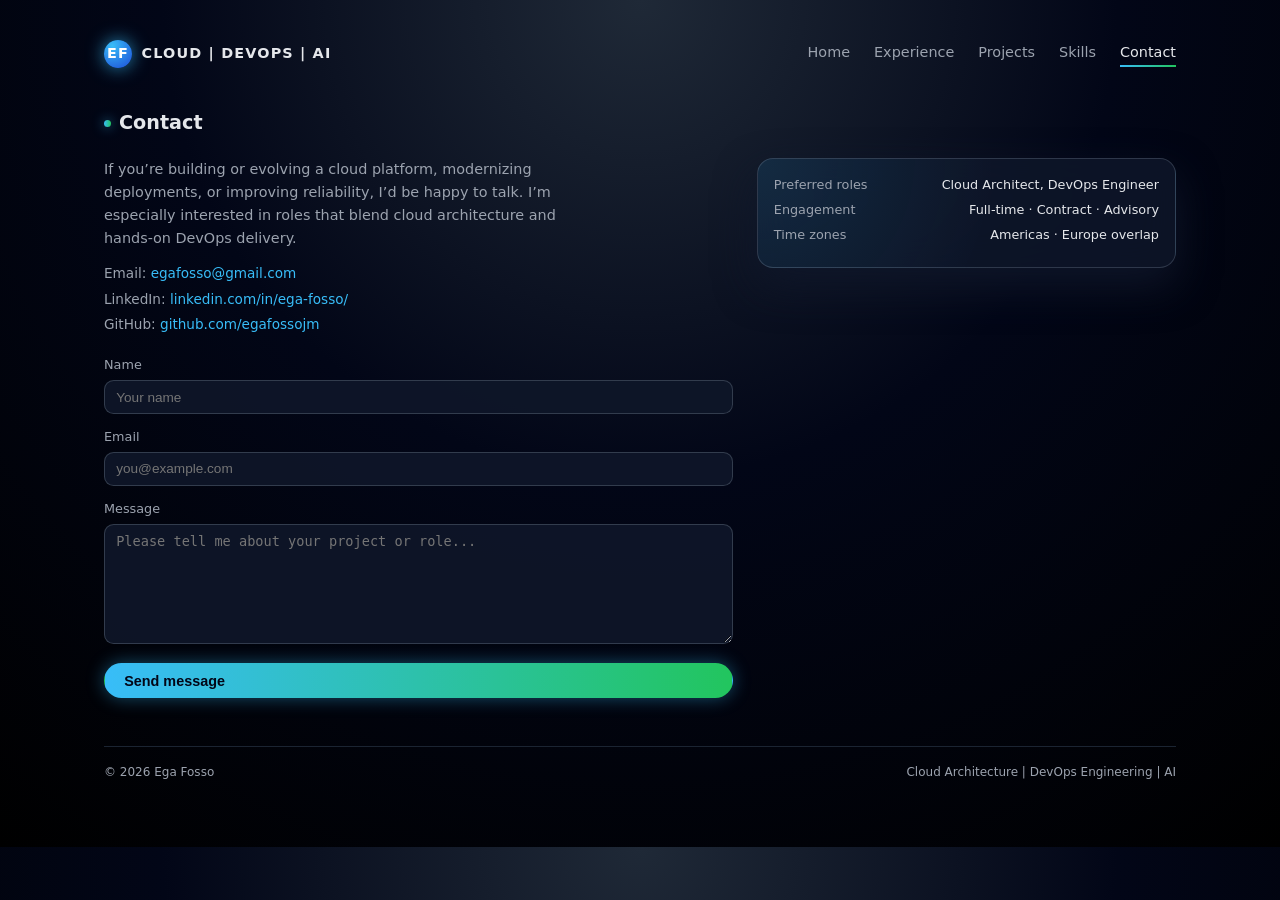
<file: contact.html>
<!DOCTYPE html>
<html lang="en">
<head>
  <meta charset="UTF-8" />
  <title>Contact — Ega Fosso | Cloud Architect & DevOps Engineer</title>
  <meta name="viewport" content="width=device-width, initial-scale=1" />
  <link rel="stylesheet" href="styles.css" />
</head>
<body>
  <main>
    <div id="header"></div>

    <section class="reveal">
      <h2 class="section-title"><span></span>Contact</h2>
      <div class="contact">
        <div>
          <p class="contact-text">
            If you’re building or evolving a cloud platform, modernizing deployments, or improving reliability,
            I’d be happy to talk. I’m especially interested in roles that blend cloud architecture and hands‑on DevOps
            delivery.
          </p>
          <div class="contact-list">
            <span>Email: <a href="mailto:egafosso@gmail.com">egafosso@gmail.com</a></span>
            <span>LinkedIn: <a href="https://www.linkedin.com/in/ega-fosso/" target="_blank" rel="noreferrer">linkedin.com/in/ega-fosso/</a></span>
            <span>GitHub: <a href="https://github.com/egafossojm" target="_blank" rel="noreferrer">github.com/egafossojm</a></span>
          </div>

          <form class="contact-form">
            <label>
              Name
              <input type="text" name="name" placeholder="Your name" />
            </label>
            <label>
              Email
              <input type="email" name="email" placeholder="you@example.com" />
            </label>
            <label>
              Message
              <textarea name="message" placeholder="Please tell me about your project or role..."></textarea>
            </label>
            <button type="submit" class="btn-primary">Send message</button>
          </form>
        </div>

        <aside class="contact-card">
          <div class="contact-card-row">
            <span class="contact-card-label">Preferred roles</span>
            <span class="contact-card-value">Cloud Architect, DevOps Engineer</span>
          </div>
          <div class="contact-card-row">
            <span class="contact-card-label">Engagement</span>
            <span class="contact-card-value">Full‑time · Contract · Advisory</span>
          </div>
          <div class="contact-card-row">
            <span class="contact-card-label">Time zones</span>
            <span class="contact-card-value">Americas · Europe overlap</span>
          </div>
        </aside>
      </div>
    </section>

    <div id="footer"></div>
  </main>
  
  <script src="loader.js"></script>
  <script src="script.js"></script>
</body>
</html>
</file>
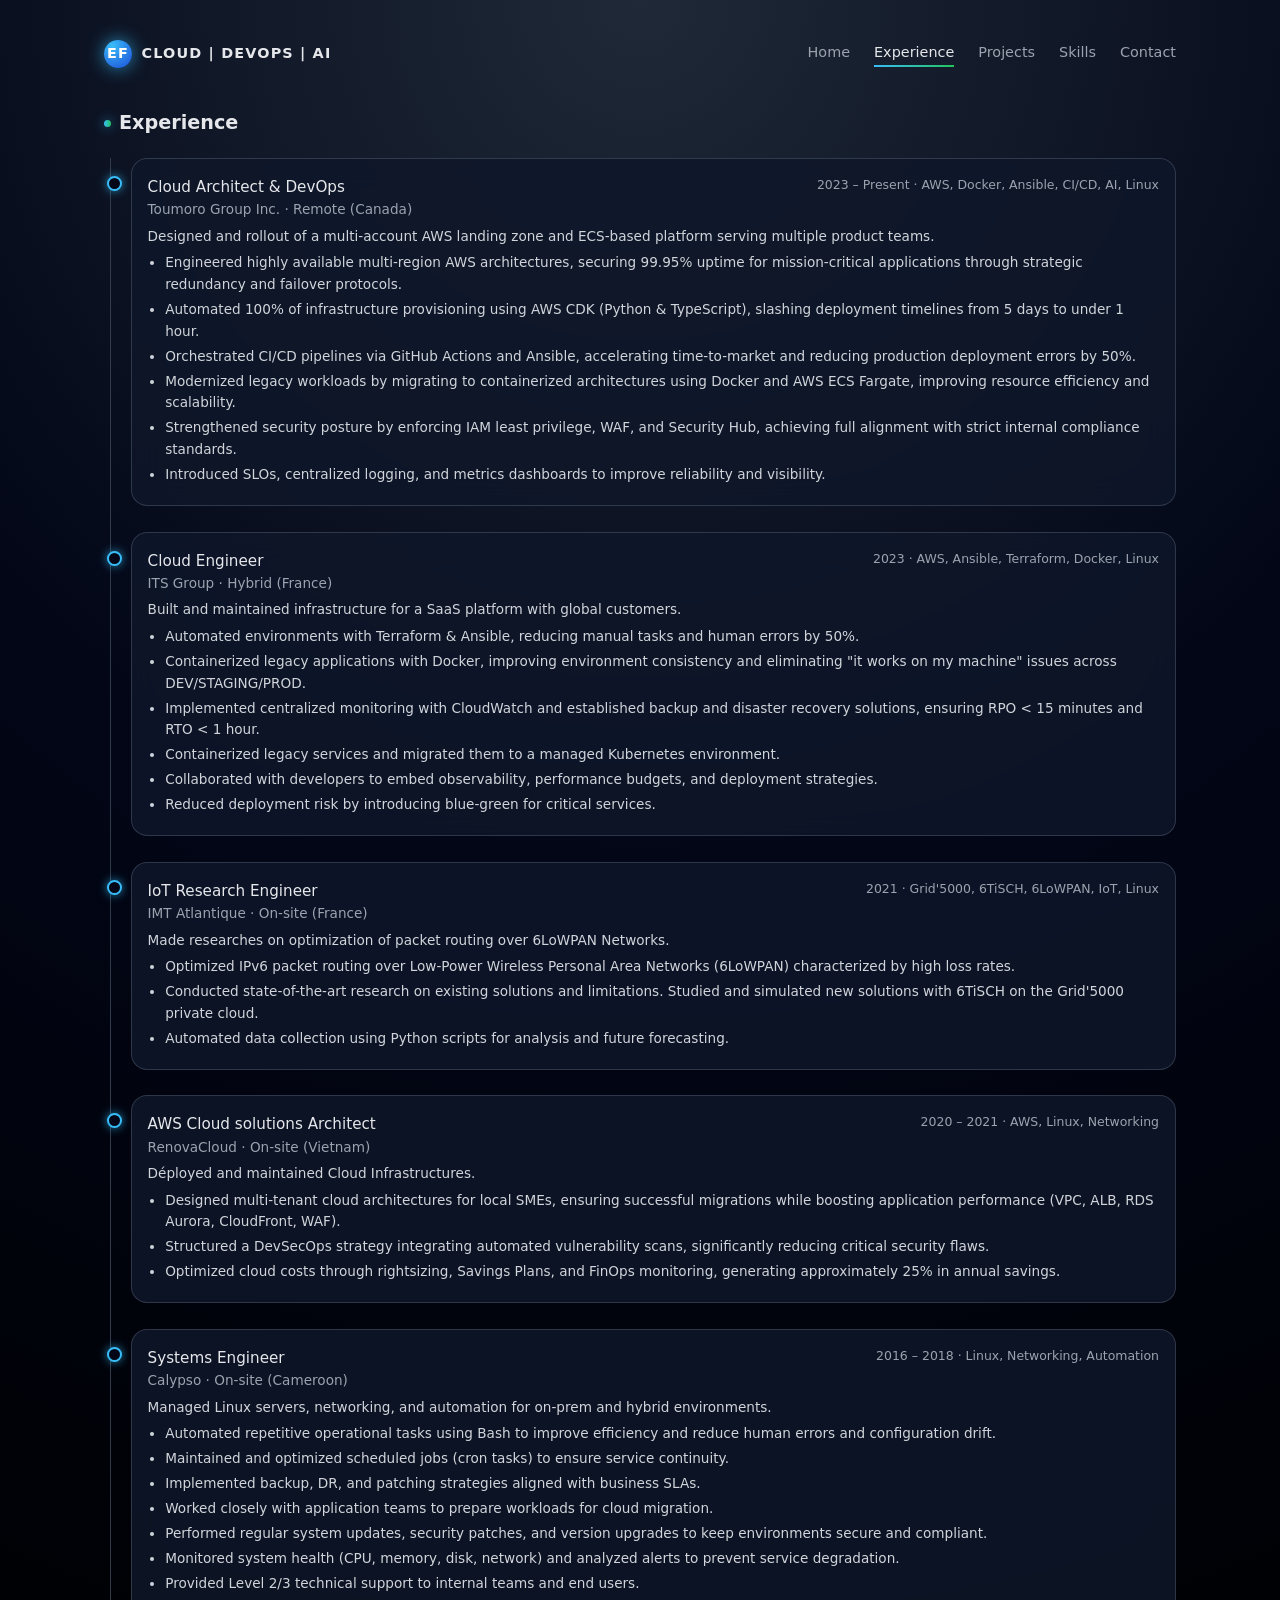
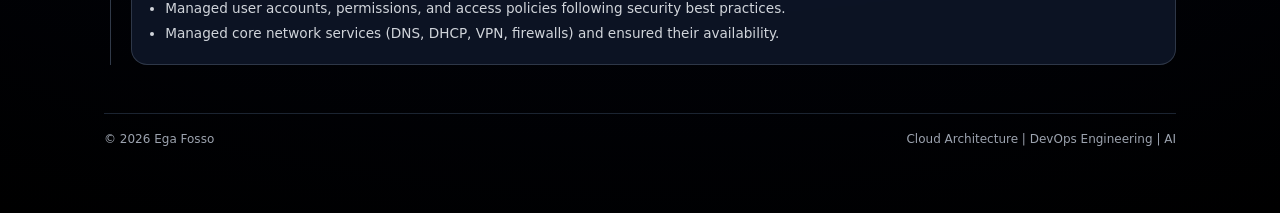
<file: experience.html>
<!DOCTYPE html>
<html lang="en">

<head>
  <meta charset="UTF-8" />
  <title>Experience — Ega Fosso | Cloud Architect & DevOps Engineer</title>
  <meta name="viewport" content="width=device-width, initial-scale=1" />
  <link rel="stylesheet" href="styles.css" />
</head>

<body>
  <main>
    <div id="header"></div>

    <section class="reveal">
      <h2 class="section-title"><span></span>Experience</h2>
      <div class="timeline">
        <article class="timeline-item">
          <div class="timeline-header">
            <div>
              <div class="timeline-role">Cloud Architect & DevOps</div>
              <div class="timeline-company">Toumoro Group Inc. · Remote (Canada)</div>
            </div>
            <div class="timeline-meta">2023 – Present · AWS, Docker, Ansible, CI/CD, AI, Linux</div>
          </div>
          <div class="timeline-body">
            Designed and rollout of a multi‑account AWS landing zone and ECS-based platform
            serving multiple product teams.
            <ul>
              <li>Engineered highly available multi-region AWS architectures, securing 99.95% uptime for
                mission-critical
                applications through strategic redundancy and failover protocols.</li>
              <li>Automated 100% of infrastructure provisioning using AWS CDK (Python & TypeScript), slashing deployment
                timelines from 5 days to under 1 hour.</li>
              <li>Orchestrated CI/CD pipelines via GitHub Actions and Ansible, accelerating time-to-market and reducing
                production deployment errors by 50%.</li>
              <li>Modernized legacy workloads by migrating to containerized architectures using Docker and AWS ECS
                Fargate,
                improving resource efficiency and scalability.</li>
              <li>Strengthened security posture by enforcing IAM least privilege, WAF, and Security Hub, achieving full
                alignment with strict internal compliance standards.</li>
              <li>Introduced SLOs, centralized logging, and metrics dashboards to improve reliability and visibility.
              </li>
            </ul>
          </div>
        </article>

        <article class="timeline-item">
          <div class="timeline-header">
            <div>
              <div class="timeline-role">Cloud Engineer</div>
              <div class="timeline-company">ITS Group · Hybrid (France)</div>
            </div>
            <div class="timeline-meta">2023 · AWS, Ansible, Terraform, Docker, Linux</div>
          </div>
          <div class="timeline-body">
            Built and maintained infrastructure for a SaaS platform with global customers.
            <ul>
              <li>Automated environments with Terraform & Ansible, reducing manual tasks and human errors by 50%.</li>
              <li>Containerized legacy applications with Docker, improving environment consistency and eliminating
                "it works on my machine" issues across DEV/STAGING/PROD.</li>
              <li>Implemented centralized monitoring with CloudWatch and established backup and disaster
                recovery solutions, ensuring RPO < 15 minutes and RTO < 1 hour.</li>
              <li>Containerized legacy services and migrated them to a managed Kubernetes environment.</li>
              <li>Collaborated with developers to embed observability, performance budgets, and deployment strategies.
              </li>
              <li>Reduced deployment risk by introducing blue‑green for critical services.</li>
            </ul>
          </div>
        </article>

        <article class="timeline-item">
          <div class="timeline-header">
            <div>
              <div class="timeline-role">IoT Research Engineer</div>
              <div class="timeline-company">IMT Atlantique · On‑site (France)</div>
            </div>
            <div class="timeline-meta">2021 · Grid'5000, 6TiSCH, 6LoWPAN, IoT, Linux</div>
          </div>
          <div class="timeline-body">
            Made researches on optimization of packet routing over 6LoWPAN Networks.
            <ul>
              <li>Optimized IPv6 packet routing over Low-Power Wireless Personal Area Networks (6LoWPAN) characterized by high loss rates.</li>
              <li>Conducted state-of-the-art research on existing solutions and limitations. Studied and
                simulated new solutions with 6TiSCH on the Grid'5000 private cloud.</li>
              <li>Automated data collection using Python scripts for analysis and future forecasting.</li>
            </ul>
          </div>
        </article>

        <article class="timeline-item">
          <div class="timeline-header">
            <div>
              <div class="timeline-role">AWS Cloud solutions Architect</div>
              <div class="timeline-company">RenovaCloud · On‑site (Vietnam)</div>
            </div>
            <div class="timeline-meta">2020 – 2021 · AWS, Linux, Networking</div>
          </div>
          <div class="timeline-body">
            Déployed and maintained Cloud Infrastructures.
            <ul>
              <li>Designed multi-tenant cloud architectures for local SMEs, ensuring successful migrations while
              boosting application performance (VPC, ALB, RDS Aurora, CloudFront, WAF).</li>
              <li>Structured a DevSecOps strategy integrating automated vulnerability scans, significantly
              reducing critical security flaws.</li>
              <li>Optimized cloud costs through rightsizing, Savings Plans, and FinOps monitoring, generating
              approximately 25% in annual savings.</li>
            </ul>
          </div>
        </article>

        <article class="timeline-item">
          <div class="timeline-header">
            <div>
              <div class="timeline-role">Systems Engineer</div>
              <div class="timeline-company">Calypso · On‑site (Cameroon)</div>
            </div>
            <div class="timeline-meta">2016 – 2018 · Linux, Networking, Automation</div>
          </div>
          <div class="timeline-body">
            Managed Linux servers, networking, and automation for on‑prem and hybrid environments.
            <ul>
              <li>Automated repetitive operational tasks using Bash to improve efficiency and reduce human errors and configuration drift.</li>
              <li>Maintained and optimized scheduled jobs (cron tasks) to ensure service continuity.</li>
              <li>Implemented backup, DR, and patching strategies aligned with business SLAs.</li>
              <li>Worked closely with application teams to prepare workloads for cloud migration.</li>
              <li>Performed regular system updates, security patches, and version upgrades to keep environments secure and compliant.</li>
              <li>Monitored system health (CPU, memory, disk, network) and analyzed alerts to prevent service degradation.</li>
              <li>Provided Level 2/3 technical support to internal teams and end users.</li>
              <li>Managed user accounts, permissions, and access policies following security best practices.</li>
              <li>Managed core network services (DNS, DHCP, VPN, firewalls) and ensured their availability.</li>
            </ul>
          </div>
        </article>
      </div>
    </section>

    <div id="footer"></div>
  </main>

  <script src="loader.js"></script>
  <script src="script.js"></script>
</body>

</html>
</file>
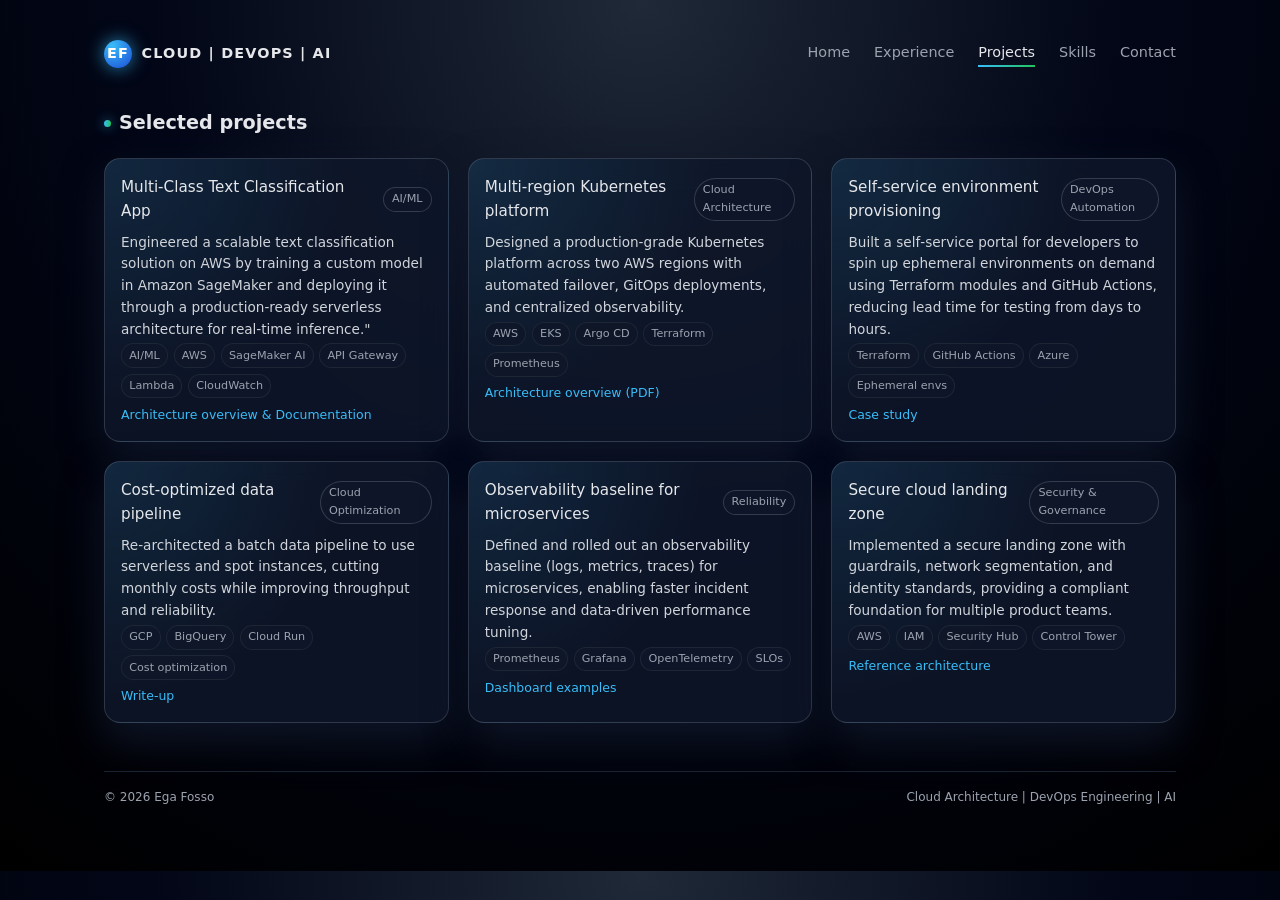
<file: projects.html>
<!DOCTYPE html>
<html lang="en">

<head>
  <meta charset="UTF-8" />
  <title>Projects — Ega Fosso | Cloud Architect & DevOps Engineer</title>
  <meta name="viewport" content="width=device-width, initial-scale=1" />
  <link rel="stylesheet" href="styles.css" />
</head>

<body>
  <main>
    <div id="header"></div>

    <section class="reveal">
      <h2 class="section-title"><span></span>Selected projects</h2>
      <div class="grid">

        <article class="card">
          <div class="card-header">
            <div class="card-title">Multi-Class Text Classification App</div>
            <span class="card-pill">AI/ML</span>
          </div>
          <div class="card-body">
            Engineered a scalable text classification solution on AWS by training a custom model in Amazon SageMaker and deploying it through 
            a production-ready serverless architecture for real-time inference."
            <div class="card-tags">
              <span>AI/ML</span><span>AWS</span><span>SageMaker AI</span><span>API Gateway</span><span>Lambda</span><span>CloudWatch</span>
            </div>
            <div class="card-links">
              <a href="https://github.com/egafossojm/ml-text-classification-project" target="_blank" rel="noreferrer">Architecture overview & Documentation</a>
            </div>
          </div>
        </article>

        <article class="card">
          <div class="card-header">
            <div class="card-title">Multi‑region Kubernetes platform</div>
            <span class="card-pill">Cloud Architecture</span>
          </div>
          <div class="card-body">
            Designed a production‑grade Kubernetes platform across two AWS regions with automated failover,
            GitOps deployments, and centralized observability.
            <div class="card-tags">
              <span>AWS</span><span>EKS</span><span>Argo CD</span><span>Terraform</span><span>Prometheus</span>
            </div>
            <div class="card-links">
              <a href="#" target="_blank" rel="noreferrer">Architecture overview (PDF)</a>
            </div>
          </div>
        </article>

        <article class="card">
          <div class="card-header">
            <div class="card-title">Self‑service environment provisioning</div>
            <span class="card-pill">DevOps Automation</span>
          </div>
          <div class="card-body">
            Built a self‑service portal for developers to spin up ephemeral environments on demand using
            Terraform modules and GitHub Actions, reducing lead time for testing from days to hours.
            <div class="card-tags">
              <span>Terraform</span><span>GitHub Actions</span><span>Azure</span><span>Ephemeral envs</span>
            </div>
            <div class="card-links">
              <a href="#" target="_blank" rel="noreferrer">Case study</a>
            </div>
          </div>
        </article>

        <article class="card">
          <div class="card-header">
            <div class="card-title">Cost‑optimized data pipeline</div>
            <span class="card-pill">Cloud Optimization</span>
          </div>
          <div class="card-body">
            Re‑architected a batch data pipeline to use serverless and spot instances, cutting monthly
            costs while improving throughput and reliability.
            <div class="card-tags">
              <span>GCP</span><span>BigQuery</span><span>Cloud Run</span><span>Cost optimization</span>
            </div>
            <div class="card-links">
              <a href="#" target="_blank" rel="noreferrer">Write‑up</a>
            </div>
          </div>
        </article>

        <article class="card">
          <div class="card-header">
            <div class="card-title">Observability baseline for microservices</div>
            <span class="card-pill">Reliability</span>
          </div>
          <div class="card-body">
            Defined and rolled out an observability baseline (logs, metrics, traces) for microservices,
            enabling faster incident response and data‑driven performance tuning.
            <div class="card-tags">
              <span>Prometheus</span><span>Grafana</span><span>OpenTelemetry</span><span>SLOs</span>
            </div>
            <div class="card-links">
              <a href="#" target="_blank" rel="noreferrer">Dashboard examples</a>
            </div>
          </div>
        </article>

        <article class="card">
          <div class="card-header">
            <div class="card-title">Secure cloud landing zone</div>
            <span class="card-pill">Security & Governance</span>
          </div>
          <div class="card-body">
            Implemented a secure landing zone with guardrails, network segmentation, and identity standards,
            providing a compliant foundation for multiple product teams.
            <div class="card-tags">
              <span>AWS</span><span>IAM</span><span>Security Hub</span><span>Control Tower</span>
            </div>
            <div class="card-links">
              <a href="#" target="_blank" rel="noreferrer">Reference architecture</a>
            </div>
          </div>
        </article>
      </div>
    </section>

    <div id="footer"></div>
  </main>

  <script src="loader.js"></script>
  <script src="script.js"></script>
</body>

</html>
</file>
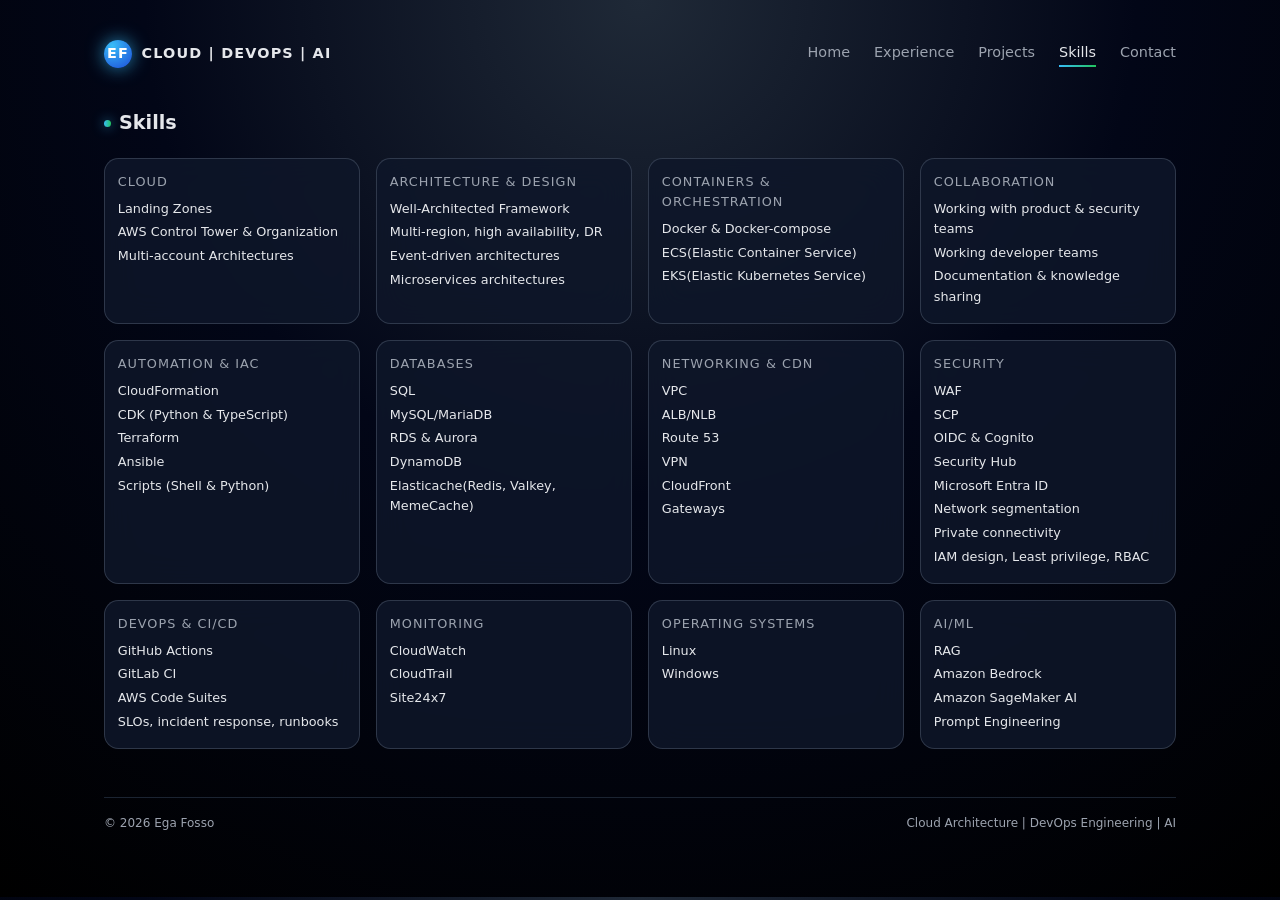
<file: skills.html>
<!DOCTYPE html>
<html lang="en">
<head>
  <meta charset="UTF-8" />
  <title>Skills — Ega Fosso | Cloud Architect & DevOps Engineer</title>
  <meta name="viewport" content="width=device-width, initial-scale=1" />
  <link rel="stylesheet" href="styles.css" />
</head>
<body>
  <main>
    <div id="header"></div>

    <section class="reveal">
      <h2 class="section-title"><span></span>Skills</h2>
      <div class="skills-grid">
        <div class="skills-group">
          <div class="skills-group-title">Cloud</div>
          <ul>
            <li>Landing Zones</li>
            <li>AWS Control Tower & Organization</li>
            <li>Multi-account Architectures</li>
          </ul>
        </div>
        <div class="skills-group">
          <div class="skills-group-title">Architecture & design</div>
          <ul>
            <li>Well‑Architected Framework</li>
            <li>Multi‑region, high availability, DR </li>
            <li>Event‑driven architectures</li>
            <li>Microservices architectures</li>
          </ul>
        </div>
        <div class="skills-group">
          <div class="skills-group-title">Containers & orchestration</div>
          <ul>
            <li>Docker & Docker-compose</li>
            <li>ECS(Elastic Container Service)</li>
            <li>EKS(Elastic Kubernetes Service)</li>
            <!-- <li>Service mesh (Istio / Linkerd basics)</li>
            <li>GitOps (Argo CD, Flux)</li> -->
          </ul>
        </div>
        <div class="skills-group">
          <div class="skills-group-title">Collaboration</div>
          <ul>
            <li>Working with product & security teams</li>
            <li>Working developer teams</li>
            <li>Documentation & knowledge sharing</li>
            <!-- <li>Technical leadership & mentoring</li> -->
          </ul>
        </div>
        <div class="skills-group">
          <div class="skills-group-title">Automation & IaC</div>
          <ul>
            <li>CloudFormation</li>
            <li>CDK (Python & TypeScript)</li>
            <li>Terraform</li>
            <li>Ansible</li>
            <li>Scripts (Shell & Python)</li>
            <!-- <li>Policy as code (OPA, Conftest)</li> -->
          </ul>
        </div>
        <div class="skills-group">
          <div class="skills-group-title">Databases</div>
          <ul>
            <li>SQL</li>
            <li>MySQL/MariaDB</li>
            <li>RDS & Aurora</li>
            <li>DynamoDB</li>
            <li>Elasticache(Redis, Valkey, MemeCache)</li>
          </ul>
        </div>

        <div class="skills-group">
          <div class="skills-group-title">Networking & CDN</div>
          <ul>
            <li>VPC</li>
            <li>ALB/NLB</li>
            <li>Route 53</li>
            <li>VPN</li>
            <li>CloudFront</li>
            <li>Gateways</li>
          </ul>
        </div>
        <div class="skills-group">
          <div class="skills-group-title">Security</div>
          <ul>
            <li>WAF</li>
            <li>SCP</li>
            <li>OIDC & Cognito</li>
            <li>Security Hub</li>
            <li>Microsoft Entra ID</li>
            <li>Network segmentation</li>
            <li>Private connectivity</li>
            <li>IAM design, Least privilege, RBAC</li>
          </ul>
        </div>
        <div class="skills-group">
          <div class="skills-group-title">DevOps & CI/CD</div>
          <ul>
            <li>GitHub Actions</li>
            <li>GitLab CI</li>
            <li>AWS Code Suites</li>
            <!-- <li>Prometheus, Grafana, Loki, ELK</li> -->
            <li>SLOs, incident response, runbooks</li>
          </ul>
        </div>

        <div class="skills-group">
          <div class="skills-group-title">Monitoring</div>
          <ul>
            <li>CloudWatch</li>
            <li>CloudTrail</li>
            <li>Site24x7</li>
          </ul>
        </div>
        <div class="skills-group">
          <div class="skills-group-title">Operating Systems</div>
          <ul>
            <li>Linux</li>
            <li>Windows</li>
          </ul>
        </div>
        <div class="skills-group">
          <div class="skills-group-title">AI/ML</div>
          <ul>
            <li>RAG</li>
            <li>Amazon Bedrock</li>
            <li>Amazon SageMaker AI</li>
            <li>Prompt Engineering</li>
          </ul>
        </div>
      </div>
    </section>

    <div id="footer"></div>
  </main>

  <script src="loader.js"></script>
  <script src="script.js"></script>
</body>
</html>
</file>
<file: styles.css>
:root {
  --bg: #020617;
  --bg-alt: #050816;
  --accent: #38bdf8;
  --accent2: #22c55e;
  --accent-soft: rgba(56, 189, 248, 0.12);
  --text: #e5e7eb;
  --muted: #9ca3af;
  --card: rgba(15, 23, 42, 0.85);
  --border: rgba(148, 163, 184, 0.25);
  --font: system-ui, -apple-system, BlinkMacSystemFont, "SF Pro Text", sans-serif;
}

* {
  margin: 0;
  padding: 0;
  box-sizing: border-box;
}

body {
  font-family: var(--font);
  background:
    radial-gradient(circle at top, #1f2937 0, #020617 45%, #000 100%);
  color: var(--text);
  line-height: 1.6;
  -webkit-font-smoothing: antialiased;
}

a {
  color: inherit;
  text-decoration: none;
}

main {
  max-width: 1120px;
  margin: 0 auto;
  padding: 2.5rem 1.5rem 4rem;
}

/* ====== Header / Nav ====== */

header {
  display: flex;
  justify-content: space-between;
  align-items: center;
  margin-bottom: 2.5rem;
}

.logo {
  display: flex;
  align-items: center;
  gap: 0.6rem;
  font-weight: 600;
  letter-spacing: 0.08em;
  text-transform: uppercase;
  font-size: 0.9rem;
}

.logo-mark {
  width: 28px;
  height: 28px;
  border-radius: 999px;
  background: radial-gradient(circle at 30% 20%, #38bdf8, #1d4ed8);
  display: flex;
  align-items: center;
  justify-content: center;
  color: white;
  box-shadow: 0 0 18px rgba(56, 189, 248, 0.7);
  font-size: 0.9rem;
}

nav {
  display: flex;
  gap: 1.5rem;
  font-size: 0.9rem;
  color: var(--muted);
}

nav a {
  position: relative;
  padding-bottom: 0.2rem;
}

nav a::after {
  content: "";
  position: absolute;
  left: 0;
  bottom: 0;
  width: 0;
  height: 2px;
  background: linear-gradient(to right, var(--accent), var(--accent2));
  transition: width 0.2s ease-out;
}

nav a:hover::after {
  width: 100%;
}

nav a.active {
  color: var(--text);
}

nav a.active::after {
  width: 100%;
}

/* ====== Sections / Titles ====== */

section {
  margin-bottom: 3rem;
}

.section-title {
  font-size: 1.2rem;
  font-weight: 600;
  margin-bottom: 1.2rem;
  display: flex;
  align-items: center;
  gap: 0.5rem;
}

.section-title span {
  width: 7px;
  height: 7px;
  border-radius: 999px;
  background: linear-gradient(to right, var(--accent), var(--accent2));
  box-shadow: 0 0 12px rgba(56, 189, 248, 0.7);
}

/* ====== Hero (Home) ====== */

.hero {
  display: grid;
  grid-template-columns: minmax(0, 3fr) minmax(0, 2.2fr);
  gap: 2.5rem;
  align-items: center;
}

.hero-title {
  font-size: clamp(2.4rem, 4vw, 3.1rem);
  font-weight: 700;
  letter-spacing: -0.04em;
  margin-bottom: 1rem;
}

.hero-title span {
  background: linear-gradient(to right, var(--accent), var(--accent2));
  -webkit-background-clip: text;
  background-clip: text;
  color: transparent;
}

.hero-subtitle {
  color: var(--muted);
  max-width: 34rem;
  margin-bottom: 1.5rem;
  font-size: 0.98rem;
}

.hero-tags {
  display: flex;
  flex-wrap: wrap;
  gap: 0.5rem;
  margin-bottom: 1.8rem;
}

.tag {
  font-size: 0.75rem;
  padding: 0.25rem 0.6rem;
  border-radius: 999px;
  border: 1px solid rgba(148, 163, 184, 0.4);
  background: rgba(15, 23, 42, 0.7);
  color: var(--muted);
}

.hero-actions {
  display: flex;
  flex-wrap: wrap;
  gap: 0.75rem;
}

.btn-primary,
.btn-ghost {
  border-radius: 999px;
  padding: 0.55rem 1.2rem;
  font-size: 0.9rem;
  border: 1px solid transparent;
  cursor: pointer;
  display: inline-flex;
  align-items: center;
  gap: 0.4rem;
  transition:
    transform 0.15s ease-out,
    box-shadow 0.15s ease-out,
    background 0.15s ease-out,
    border-color 0.15s ease-out;
}

.btn-primary {
  background: linear-gradient(to right, var(--accent), var(--accent2));
  color: #020617;
  font-weight: 600;
  box-shadow: 0 0 18px rgba(56, 189, 248, 0.4);
}

.btn-primary:hover {
  transform: translateY(-1px);
  box-shadow: 0 0 26px rgba(56, 189, 248, 0.6);
}

.btn-ghost {
  background: rgba(15, 23, 42, 0.9);
  border-color: rgba(148, 163, 184, 0.5);
  color: var(--muted);
}

.btn-ghost:hover {
  background: rgba(15, 23, 42, 1);
  border-color: var(--accent);
  color: var(--text);
}

/* Banner (photo + card) */

.banner-photo-inner {
  width: 100%;
  height: 100%;
  border-radius: inherit;
  overflow: hidden;
  background: #020617;
}

.banner-photo-inner img {
  width: 100%;
  height: 100%;
  object-fit: cover;
}

/* Hero right (photo + card) */

.hero-right {
  position: relative;
  padding: 1.4rem;
  border-radius: 1.4rem;
  background:
    radial-gradient(circle at top left, rgba(56, 189, 248, 0.18), transparent 55%),
    radial-gradient(circle at bottom right, rgba(34, 197, 94, 0.16), transparent 55%),
    rgba(15, 23, 42, 0.9);
  border: 1px solid var(--border);
  box-shadow: 0 24px 60px rgba(15, 23, 42, 0.9);
  overflow: hidden;
  backdrop-filter: blur(18px);
}

.hero-photo-wrapper {
  position: relative;
  width: 120px;
  height: 120px;
  border-radius: 999px;
  padding: 3px;
  background: conic-gradient(from 180deg, var(--accent), var(--accent2), var(--accent));
  margin-bottom: 1rem;
  animation: float 6s ease-in-out infinite;
}

.hero-photo-inner {
  width: 100%;
  height: 100%;
  border-radius: inherit;
  overflow: hidden;
  background: #020617;
}

.hero-photo-inner img {
  width: 100%;
  height: 100%;
  object-fit: cover;
}

.hero-name {
  font-weight: 600;
  margin-bottom: 0.15rem;
}

.hero-role {
  font-size: 0.9rem;
  color: var(--muted);
  margin-bottom: 0.8rem;
}

.hero-bio {
  font-size: 0.85rem;
  color: #d1d5db;
  margin-bottom: 1rem;
}

.hero-meta {
  display: grid;
  grid-template-columns: repeat(2, minmax(0, 1fr));
  gap: 0.75rem;
  margin-bottom: 1.2rem;
  font-size: 0.8rem;
}

.meta-item {
  padding: 0.6rem 0.7rem;
  border-radius: 0.75rem;
  background: rgba(15, 23, 42, 0.9);
  border: 1px solid rgba(31, 41, 55, 0.9);
}

.meta-label {
  color: var(--muted);
  font-size: 0.75rem;
  margin-bottom: 0.1rem;
}

.meta-value {
  font-weight: 500;
  font-size: 0.85rem;
}

.hero-clouds {
  margin-top: 0.6rem;
  padding-top: 0.7rem;
  border-top: 1px dashed rgba(55, 65, 81, 0.8);
  display: flex;
  flex-wrap: wrap;
  gap: 0.4rem;
  font-size: 0.72rem;
  color: var(--muted);
}

.hero-clouds span {
  padding: 0.2rem 0.55rem;
  border-radius: 999px;
  background: rgba(15, 23, 42, 0.9);
  border: 1px solid rgba(55, 65, 81, 0.9);
}

/* ====== Metrics (Home) ====== */

.metrics {
  display: grid;
  grid-template-columns: repeat(4, minmax(0, 1fr));
  gap: 1rem;
}

.metric {
  background: var(--card);
  border-radius: 0.9rem;
  border: 1px solid var(--border);
  padding: 0.8rem;
  font-size: 0.8rem;
  backdrop-filter: blur(16px);
}

.metric-label {
  color: var(--muted);
  margin-bottom: 0.2rem;
}

.metric-value {
  font-size: 1.1rem;
  font-weight: 600;
}

.metric-trend {
  font-size: 0.7rem;
  margin-top: 0.1rem;
  color: #4ade80;
}

/* ====== Timeline (Experience) ====== */

.timeline {
  border-left: 1px solid rgba(55, 65, 81, 0.9);
  padding-left: 1.2rem;
  margin-left: 0.4rem;
  display: grid;
  gap: 1.6rem;
}

.timeline-item {
  position: relative;
  background: var(--card);
  border-radius: 1rem;
  border: 1px solid var(--border);
  padding: 1rem;
  backdrop-filter: blur(16px);
}

.timeline-item::before {
  content: "";
  position: absolute;
  left: -1.55rem;
  top: 1.1rem;
  width: 11px;
  height: 11px;
  border-radius: 999px;
  background: #020617;
  border: 2px solid var(--accent);
  box-shadow: 0 0 10px rgba(56, 189, 248, 0.7);
}

.timeline-header {
  display: flex;
  justify-content: space-between;
  gap: 1rem;
  margin-bottom: 0.3rem;
}

.timeline-role {
  font-weight: 500;
  font-size: 0.95rem;
}

.timeline-company {
  color: var(--muted);
  font-size: 0.85rem;
}

.timeline-meta {
  font-size: 0.78rem;
  color: var(--muted);
  margin-bottom: 0.4rem;
}

.timeline-body {
  font-size: 0.85rem;
  color: #d1d5db;
}

.timeline-body ul {
  margin-top: 0.3rem;
  padding-left: 1.1rem;
}

.timeline-body li {
  margin-bottom: 0.2rem;
}

/* ====== Cards / Grid (Projects) ====== */

.grid {
  display: grid;
  grid-template-columns: repeat(3, minmax(0, 1fr));
  gap: 1.2rem;
}

.card {
  background:
    radial-gradient(circle at top left, var(--accent-soft), transparent 55%),
    var(--card);
  border-radius: 1rem;
  border: 1px solid var(--border);
  padding: 1rem;
  font-size: 0.85rem;
  display: flex;
  flex-direction: column;
  gap: 0.5rem;
  box-shadow: 0 18px 40px rgba(15, 23, 42, 0.9);
  backdrop-filter: blur(18px);
  transform: translateY(0);
  transition: transform 0.18s ease-out, box-shadow 0.18s ease-out, border-color 0.18s ease-out;
}

.card:hover {
  transform: translateY(-4px);
  box-shadow: 0 26px 60px rgba(15, 23, 42, 1);
  border-color: rgba(56, 189, 248, 0.6);
}

.card-header {
  display: flex;
  justify-content: space-between;
  align-items: center;
  gap: 0.5rem;
}

.card-title {
  font-weight: 500;
  font-size: 0.95rem;
}

.card-pill {
  font-size: 0.7rem;
  padding: 0.15rem 0.5rem;
  border-radius: 999px;
  background: rgba(15, 23, 42, 0.9);
  border: 1px solid rgba(55, 65, 81, 0.9);
  color: var(--muted);
}

.card-body {
  color: #d1d5db;
}

.card-tags {
  display: flex;
  flex-wrap: wrap;
  gap: 0.35rem;
  margin-top: 0.2rem;
}

.card-tags span {
  font-size: 0.7rem;
  padding: 0.15rem 0.45rem;
  border-radius: 999px;
  background: rgba(15, 23, 42, 0.9);
  border: 1px solid rgba(31, 41, 55, 0.9);
  color: var(--muted);
}

.card-links {
  margin-top: 0.4rem;
  font-size: 0.78rem;
  display: flex;
  gap: 0.7rem;
}

.card-links a {
  color: var(--accent);
}

.card-links a:hover {
  text-decoration: underline;
}

/* ====== Skills ====== */

.skills-grid {
  display: grid;
  grid-template-columns: repeat(4, minmax(0, 1fr));
  gap: 1rem;
  font-size: 0.8rem;
}

.skills-group {
  background: var(--card);
  border-radius: 0.9rem;
  border: 1px solid var(--border);
  padding: 0.8rem;
  backdrop-filter: blur(16px);
}

.skills-group-title {
  font-size: 0.8rem;
  text-transform: uppercase;
  letter-spacing: 0.08em;
  color: var(--muted);
  margin-bottom: 0.4rem;
}

.skills-group ul {
  list-style: none;
}

.skills-group li {
  margin-bottom: 0.2rem;
  color: #e5e7eb;
}

/* ====== Contact ====== */

.contact {
  display: grid;
  grid-template-columns: minmax(0, 3fr) minmax(0, 2fr);
  gap: 1.5rem;
  align-items: flex-start;
}

.contact-text {
  font-size: 0.9rem;
  color: var(--muted);
  max-width: 32rem;
  margin-bottom: 0.8rem;
}

.contact-list {
  font-size: 0.85rem;
  display: grid;
  gap: 0.25rem;
}

.contact-list span {
  color: var(--muted);
}

.contact-list a {
  color: var(--accent);
}

.contact-list a:hover {
  text-decoration: underline;
}

.contact-card {
  background:
    radial-gradient(circle at top left, var(--accent-soft), transparent 55%),
    var(--card);
  border-radius: 1rem;
  border: 1px solid var(--border);
  padding: 1rem;
  font-size: 0.8rem;
  box-shadow: 0 18px 40px rgba(15, 23, 42, 0.9);
  backdrop-filter: blur(18px);
}

.contact-card-row {
  display: flex;
  justify-content: space-between;
  margin-bottom: 0.3rem;
  gap: 0.5rem;
}

.contact-card-label {
  color: var(--muted);
}

.contact-card-value {
  font-weight: 500;
}

.contact-form {
  margin-top: 1.2rem;
  display: grid;
  gap: 0.8rem;
}

.contact-form label {
  font-size: 0.8rem;
  color: var(--muted);
}

.contact-form input,
.contact-form textarea {
  width: 100%;
  margin-top: 0.25rem;
  padding: 0.55rem 0.7rem;
  border-radius: 0.6rem;
  border: 1px solid rgba(55, 65, 81, 0.9);
  background: rgba(15, 23, 42, 0.9);
  color: var(--text);
  font-size: 0.85rem;
}

.contact-form textarea {
  min-height: 120px;
  resize: vertical;
}

/* ====== Footer ====== */

footer {
  margin-top: 3rem;
  font-size: 0.75rem;
  color: var(--muted);
  display: flex;
  justify-content: space-between;
  gap: 1rem;
  border-top: 1px solid rgba(31, 41, 55, 0.9);
  padding-top: 1rem;
}

/* ====== Animations / Scroll reveal ====== */

@keyframes fade-up {
  from {
    opacity: 0;
    transform: translateY(12px);
  }
  to {
    opacity: 1;
    transform: translateY(0);
  }
}

@keyframes float {
  0%, 100% {
    transform: translateY(0);
  }
  50% {
    transform: translateY(-6px);
  }
}

.reveal {
  opacity: 0;
  transform: translateY(16px);
  transition: opacity 0.5s ease-out, transform 0.5s ease-out;
}

.reveal.visible {
  opacity: 1;
  transform: translateY(0);
}

/* ====== Responsive ====== */

@media (max-width: 960px) {
  .hero {
    grid-template-columns: minmax(0, 1fr);
  }
  .hero-right {
    order: -1;
  }
  .grid {
    grid-template-columns: repeat(2, minmax(0, 1fr));
  }
  .skills-grid,
  .metrics {
    grid-template-columns: repeat(2, minmax(0, 1fr));
  }
  .contact {
    grid-template-columns: minmax(0, 1fr);
  }
}

@media (max-width: 640px) {
  header {
    flex-direction: column;
    align-items: flex-start;
    gap: 0.8rem;
  }
  nav {
    font-size: 0.8rem;
    gap: 1rem;
  }
  .grid {
    grid-template-columns: minmax(0, 1fr);
  }
  .skills-grid,
  .metrics {
    grid-template-columns: minmax(0, 1fr);
  }
  main {
    padding-inline: 1rem;
  }
}
</file>
